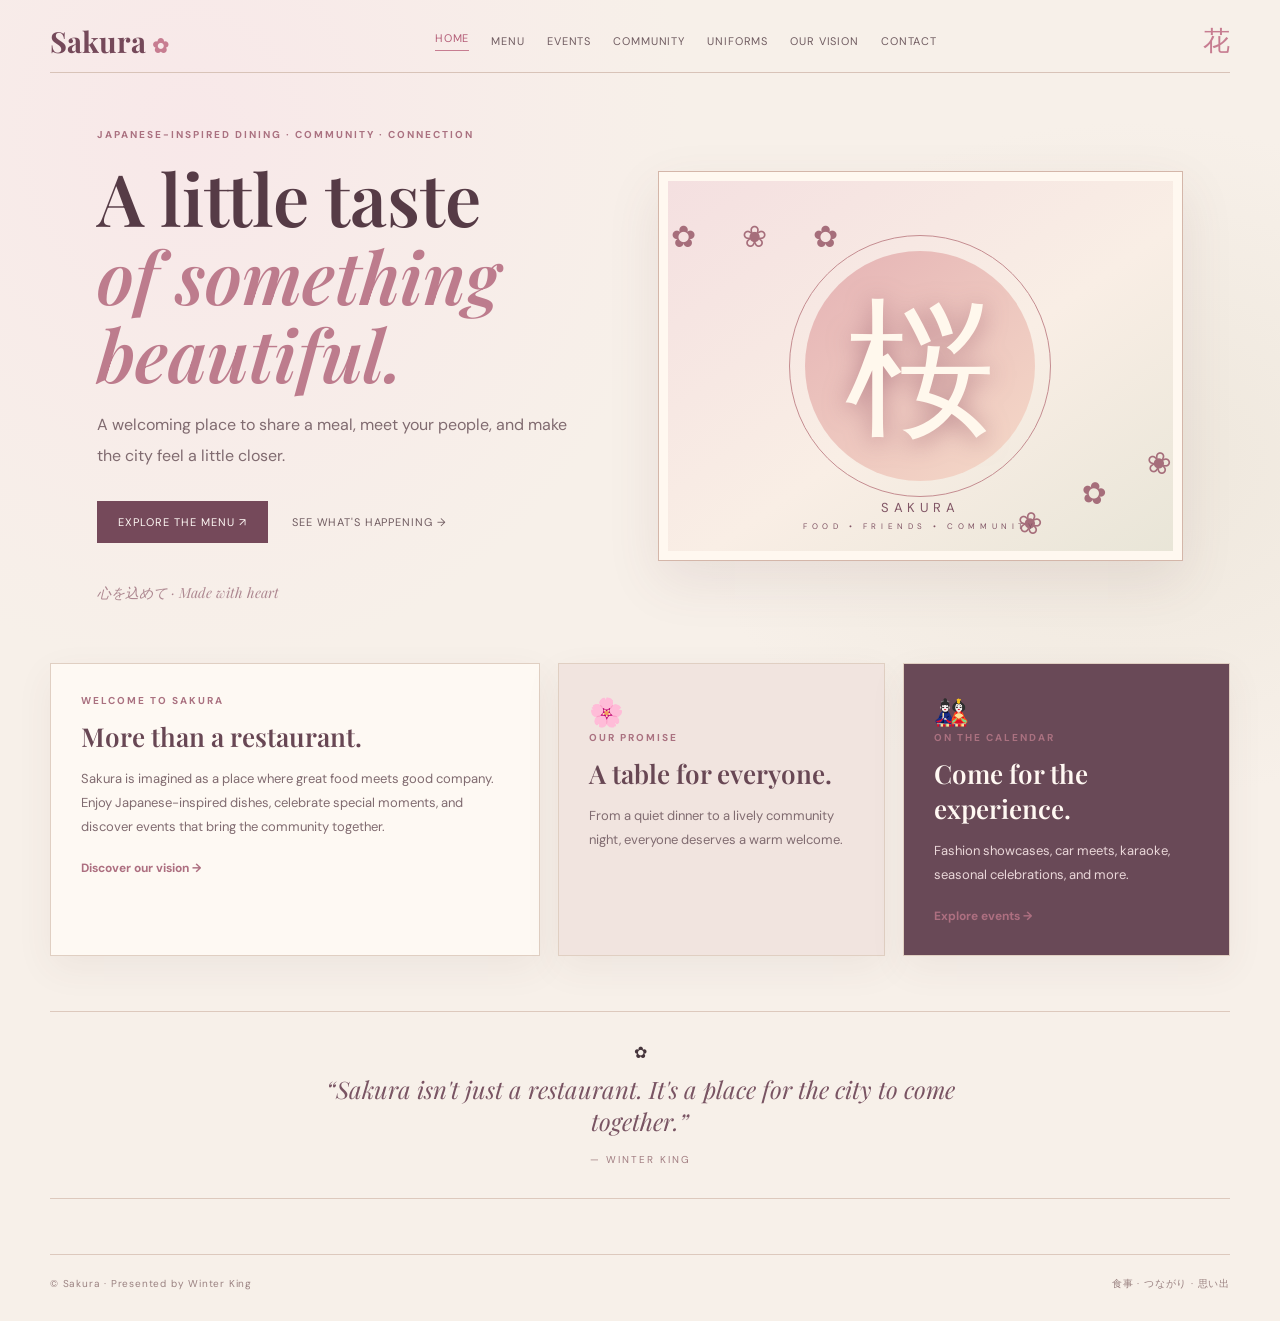
<file: index.html>
<!doctype html>
<html lang="en">

<head>
    <meta charset="utf-8">
    <meta name="viewport" content="width=device-width,initial-scale=1">
    <title>Sakura | A Place to Gather</title>
    <link rel="stylesheet" href="assets/styles.css">
</head>

<body>
    <div class="petal-rain" aria-hidden="true"></div>
    <div class="site-shell">
        <header class="site-header">
            <nav class="nav"><a class="brand" href="index.html">Sakura<span>✿</span></a>
                <div class="nav-links">
                    <a class="active" href="index.html">Home</a><a href="menu.html">Menu</a><a
                        href="events.html">Events</a><a href="community.html">Community</a><a
                        href="uniforms.html">Uniforms</a><a href="proposal.html">Our Vision</a><a
                        href="contact.html">Contact</a>
                </div><span class="nav-mark">花</span>
            </nav>
        </header>
        <main>
            <section class="hero">
                <div class="hero-copy">
                    <div class="eyebrow">Japanese-inspired dining · Community · Connection</div>
                    <h1>A little taste<br><em>of something beautiful.</em></h1>
                    <p class="lead">A welcoming place to share a meal, meet your people, and make the city feel a little
                        closer.</p>
                    <div class="actions"><a class="button" href="menu.html">Explore the menu <span>↗</span></a><a
                            class="text-link" href="events.html">See what's happening →</a></div>
                    <div class="hero-note">心を込めて · Made with heart</div>
                </div>
                <div class="hero-art">
                    <div class="sun-disc"></div>
                    <div class="branch branch-one">✿　❀　✿</div>
                    <div class="branch branch-two">❀　✿　❀</div>
                    <div class="art-kanji">桜</div>
                    <div class="art-caption">SAKURA<br><small>FOOD • FRIENDS • COMMUNITY</small></div>
                </div>
            </section>
            <section class="intro-grid">
                <article class="paper">
                    <div class="eyebrow">Welcome to Sakura</div>
                    <h2>More than a restaurant.</h2>
                    <p>Sakura is imagined as a place where great food meets good company. Enjoy Japanese-inspired
                        dishes, celebrate special moments, and discover events that bring the community together.</p><a
                        class="inline-link" href="proposal.html">Discover our vision →</a>
                </article>
                <article class="feature-card">
                    <div class="feature-icon">🌸</div>
                    <div class="eyebrow">Our promise</div>
                    <h3>A table for everyone.</h3>
                    <p>From a quiet dinner to a lively community night, everyone deserves a warm welcome.</p>
                </article>
                <article class="feature-card dark">
                    <div class="feature-icon">🎎</div>
                    <div class="eyebrow">On the calendar</div>
                    <h3>Come for the experience.</h3>
                    <p>Fashion showcases, car meets, karaoke, seasonal celebrations, and more.</p><a
                        class="inline-link light" href="events.html">Explore events →</a>
                </article>
            </section>
            <section class="quote-band"><span>✿</span>
                <p>“Sakura isn't just a restaurant. It's a place for the city to come together.”</p><small>— Winter
                    King</small>
            </section>
        </main>
        <footer><span>© Sakura · Presented by Winter King</span><span>食事 · つながり · 思い出</span></footer>
    </div>
    <script src="assets/script.js"></script>
</body>

</html>
</file>
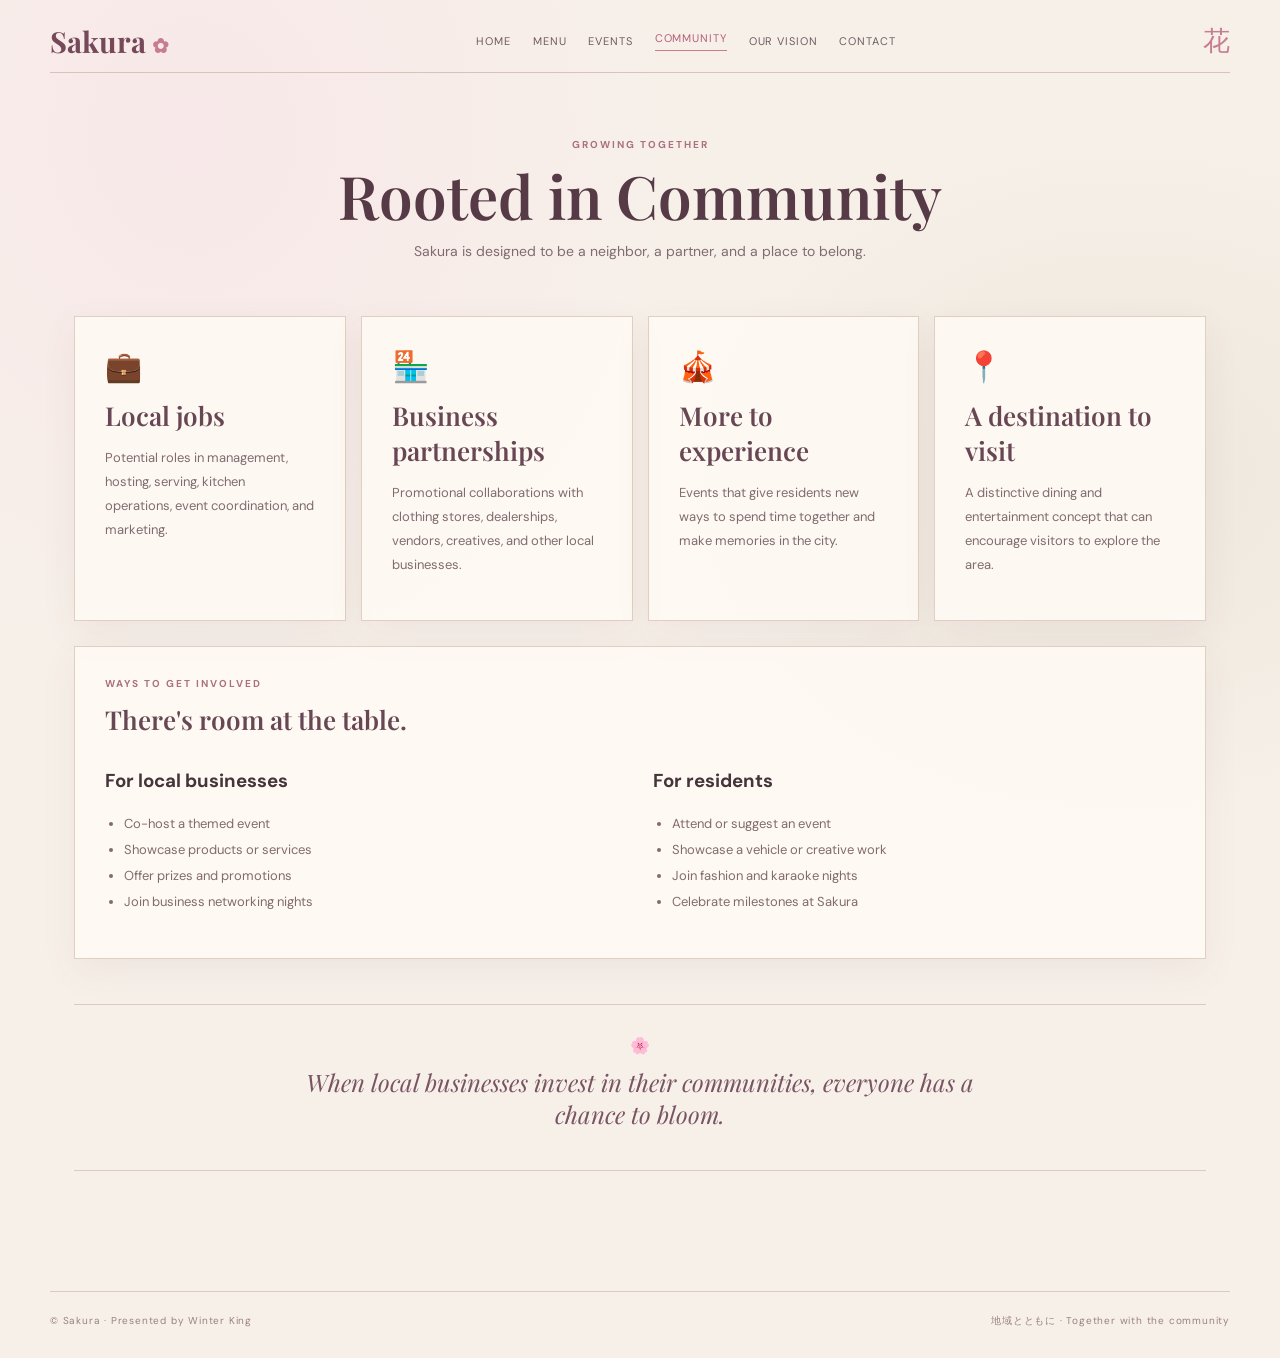
<file: community.html>
<!doctype html>
<html lang="en">

<head>
    <meta charset="utf-8">
    <meta name="viewport" content="width=device-width,initial-scale=1">
    <title>Sakura | Community</title>
    <link rel="stylesheet" href="assets/styles.css">
</head>

<body>
    <div class="petal-rain"></div>
    <div class="site-shell">
        <header class="site-header">
            <nav class="nav"><a class="brand" href="index.html">Sakura<span>✿</span></a>
                <div class="nav-links"><a href="index.html">Home</a><a href="menu.html">Menu</a><a
                        href="events.html">Events</a><a class="active" href="community.html">Community</a><a
                        href="proposal.html">Our Vision</a><a href="contact.html">Contact</a></div><span
                    class="nav-mark">花</span>
            </nav>
        </header>
        <main class="page">
            <section class="page-title">
                <div class="eyebrow">Growing together</div>
                <h1>Rooted in Community</h1>
                <p>Sakura is designed to be a neighbor, a partner, and a place to belong.</p>
            </section>
            <section class="benefit-grid">
                <article class="benefit"><span>💼</span>
                    <h2>Local jobs</h2>
                    <p>Potential roles in management, hosting, serving, kitchen operations, event coordination, and
                        marketing.</p>
                </article>
                <article class="benefit"><span>🏪</span>
                    <h2>Business partnerships</h2>
                    <p>Promotional collaborations with clothing stores, dealerships, vendors, creatives, and other local
                        businesses.</p>
                </article>
                <article class="benefit"><span>🎪</span>
                    <h2>More to experience</h2>
                    <p>Events that give residents new ways to spend time together and make memories in the city.</p>
                </article>
                <article class="benefit"><span>📍</span>
                    <h2>A destination to visit</h2>
                    <p>A distinctive dining and entertainment concept that can encourage visitors to explore the area.
                    </p>
                </article>
            </section>
            <section class="paper">
                <div class="eyebrow">Ways to get involved</div>
                <h2>There's room at the table.</h2>
                <div class="two-col">
                    <div>
                        <h3>For local businesses</h3>
                        <ul class="pretty-list">
                            <li>Co-host a themed event</li>
                            <li>Showcase products or services</li>
                            <li>Offer prizes and promotions</li>
                            <li>Join business networking nights</li>
                        </ul>
                    </div>
                    <div>
                        <h3>For residents</h3>
                        <ul class="pretty-list">
                            <li>Attend or suggest an event</li>
                            <li>Showcase a vehicle or creative work</li>
                            <li>Join fashion and karaoke nights</li>
                            <li>Celebrate milestones at Sakura</li>
                        </ul>
                    </div>
                </div>
            </section>
            <section class="quote-band"><span>🌸</span>
                <p>When local businesses invest in their communities, everyone has a chance to bloom.</p>
            </section>
        </main>
        <footer><span>© Sakura · Presented by Winter King</span><span>地域とともに · Together with the community</span>
        </footer>
    </div>
    <script src="assets/script.js"></script>
</body>

</html>
</file>
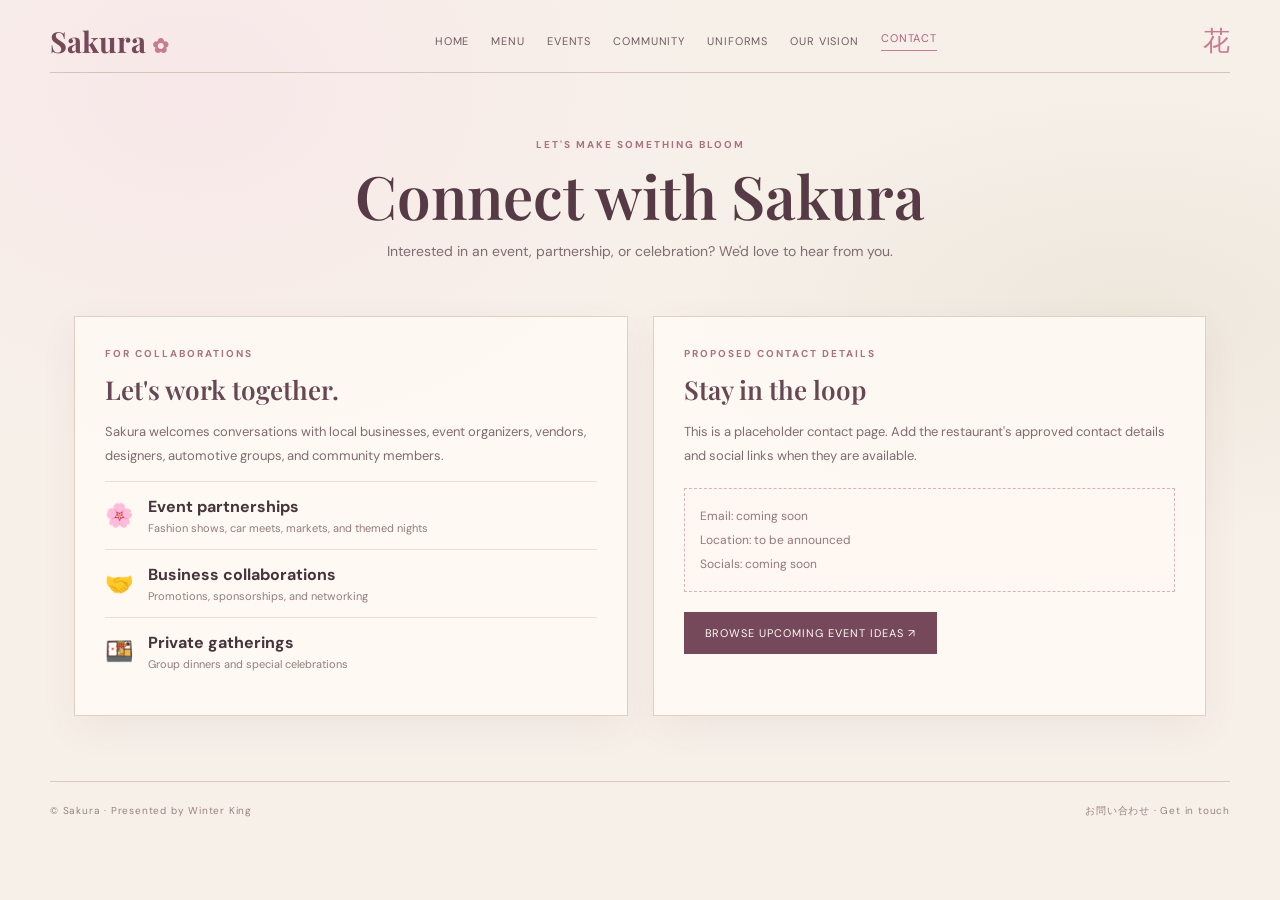
<file: contact.html>
<!doctype html>
<html lang="en">

<head>
    <meta charset="utf-8">
    <meta name="viewport" content="width=device-width,initial-scale=1">
    <title>Sakura | Connect</title>
    <link rel="stylesheet" href="assets/styles.css">
</head>

<body>
    <div class="petal-rain"></div>
    <div class="site-shell">
        <header class="site-header">
            <nav class="nav"><a class="brand" href="index.html">Sakura<span>✿</span></a>
                <div class="nav-links"><a href="index.html">Home</a><a href="menu.html">Menu</a><a
                        href="events.html">Events</a><a href="community.html">Community</a><a
                        href="uniforms.html">Uniforms</a><a href="proposal.html">Our Vision</a><a class="active"
                        href="contact.html">Contact</a></div><span class="nav-mark">花</span>
            </nav>
        </header>
        <main class="page">
            <section class="page-title">
                <div class="eyebrow">Let's make something bloom</div>
                <h1>Connect with Sakura</h1>
                <p>Interested in an event, partnership, or celebration? We'd love to hear from you.</p>
            </section>
            <section class="contact-grid">
                <article class="paper">
                    <div class="eyebrow">For collaborations</div>
                    <h2>Let's work together.</h2>
                    <p>Sakura welcomes conversations with local businesses, event organizers, vendors, designers,
                        automotive groups, and community members.</p>
                    <div class="contact-line"><span>🌸</span>
                        <div><b>Event partnerships</b><small>Fashion shows, car meets, markets, and themed
                                nights</small></div>
                    </div>
                    <div class="contact-line"><span>🤝</span>
                        <div><b>Business collaborations</b><small>Promotions, sponsorships, and networking</small></div>
                    </div>
                    <div class="contact-line"><span>🍱</span>
                        <div><b>Private gatherings</b><small>Group dinners and special celebrations</small></div>
                    </div>
                </article>
                <article class="contact-panel">
                    <div class="eyebrow">Proposed contact details</div>
                    <h2>Stay in the loop</h2>
                    <p>This is a placeholder contact page. Add the restaurant's approved contact details and social
                        links when they are available.</p>
                    <div class="placeholder">Email: coming soon<br>Location: to be announced<br>Socials: coming soon
                    </div><a class="button" href="events.html">Browse upcoming event ideas ↗</a>
                </article>
            </section>
        </main>
        <footer><span>© Sakura · Presented by Winter King</span><span>お問い合わせ · Get in touch</span></footer>
    </div>
    <script src="assets/script.js"></script>
</body>

</html>
</file>
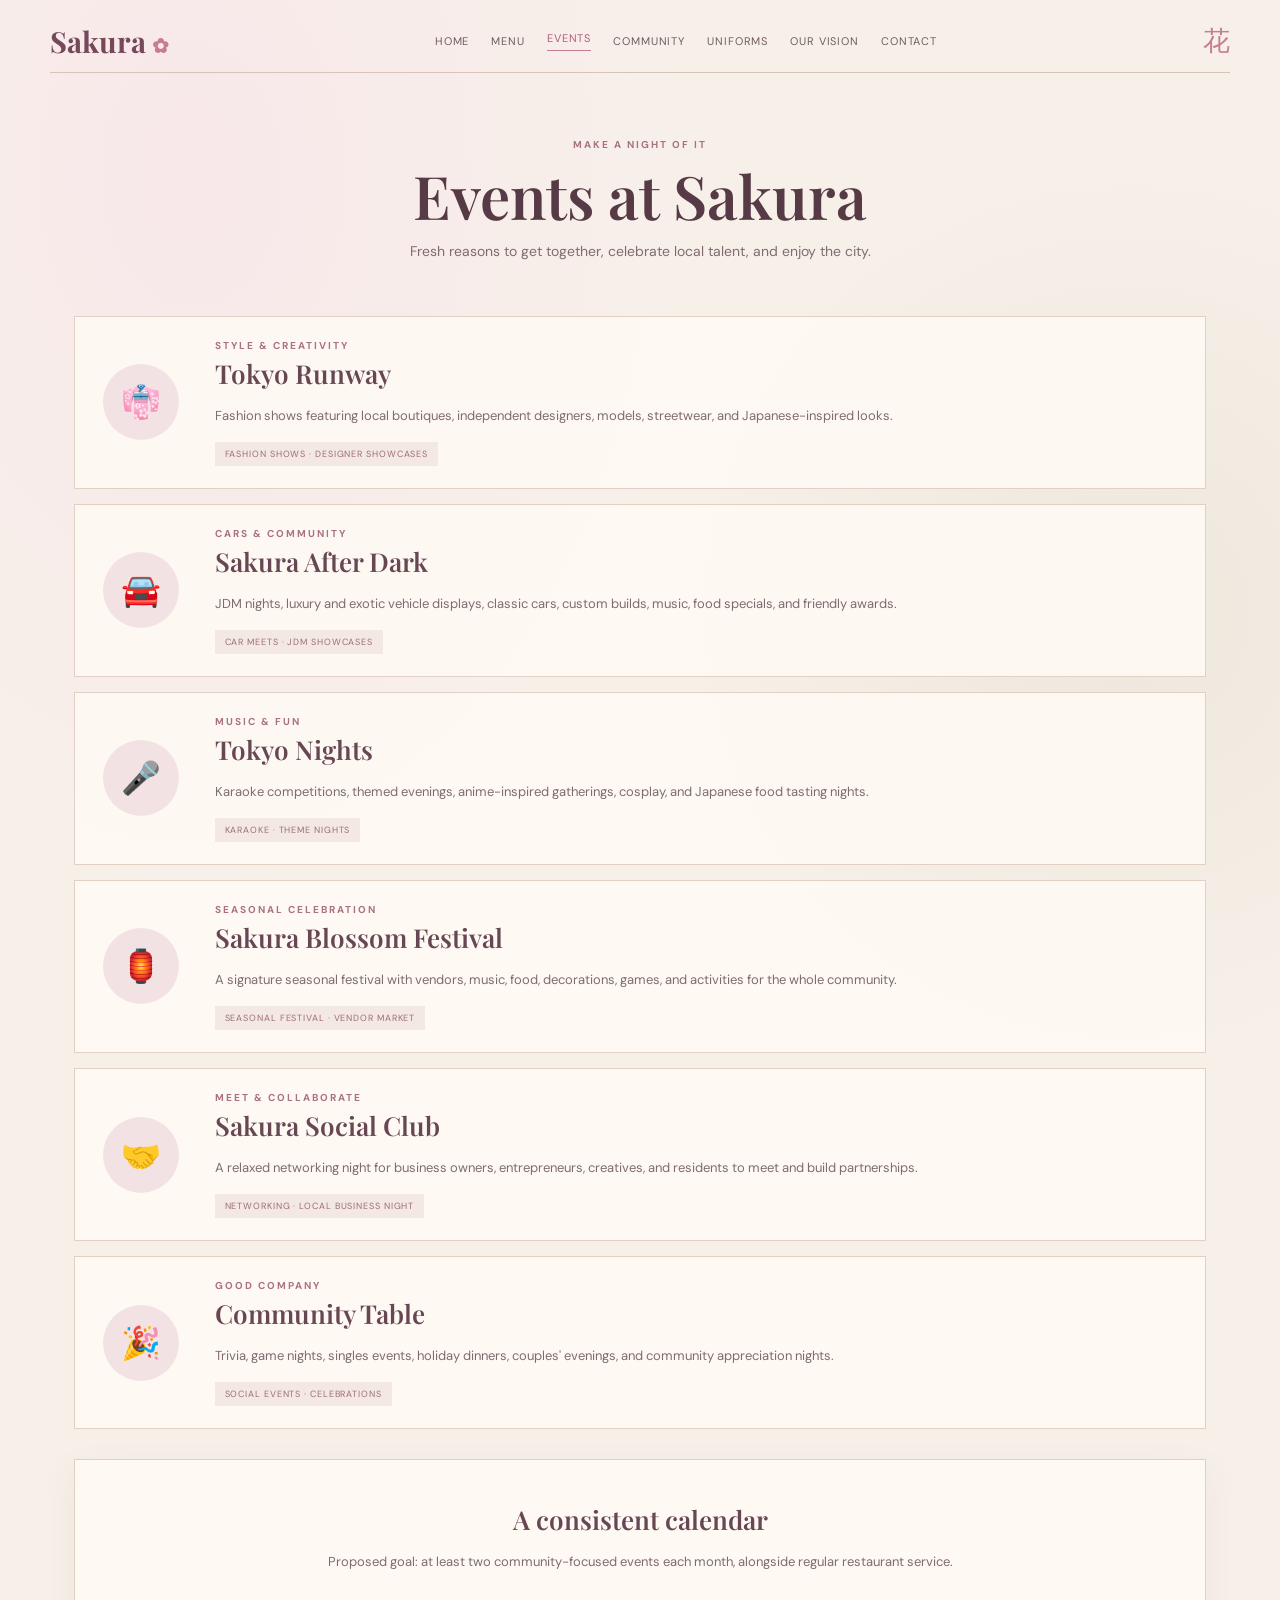
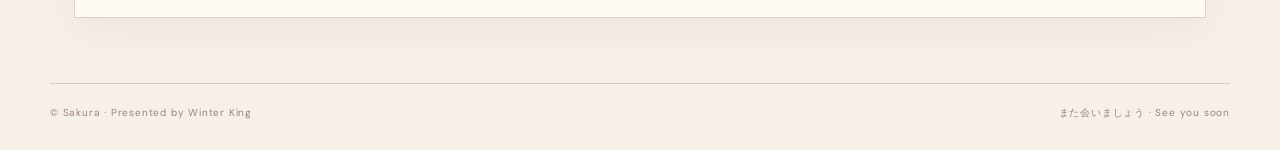
<file: events.html>
<!doctype html>
<html lang="en">

<head>
    <meta charset="utf-8">
    <meta name="viewport" content="width=device-width,initial-scale=1">
    <title>Sakura | Events</title>
    <link rel="stylesheet" href="assets/styles.css">
</head>

<body>
    <div class="petal-rain"></div>
    <div class="site-shell">
        <header class="site-header">
            <nav class="nav"><a class="brand" href="index.html">Sakura<span>✿</span></a>
                <div class="nav-links"><a href="index.html">Home</a><a href="menu.html">Menu</a><a class="active"
                        href="events.html">Events</a><a href="community.html">Community</a><a
                        href="uniforms.html">Uniforms</a><a href="proposal.html">Our Vision</a><a
                        href="contact.html">Contact</a></div><span class="nav-mark">花</span>
            </nav>
        </header>
        <main class="page">
            <section class="page-title">
                <div class="eyebrow">Make a night of it</div>
                <h1>Events at Sakura</h1>
                <p>Fresh reasons to get together, celebrate local talent, and enjoy the city.</p>
            </section>
            <section class="event-list">
                <article class="event-row">
                    <div class="event-symbol">👘</div>
                    <div>
                        <div class="eyebrow">Style & creativity</div>
                        <h2>Tokyo Runway</h2>
                        <p>Fashion shows featuring local boutiques, independent designers, models, streetwear, and
                            Japanese-inspired looks.</p><span class="tag">Fashion shows · Designer showcases</span>
                    </div>
                </article>
                <article class="event-row">
                    <div class="event-symbol">🚘</div>
                    <div>
                        <div class="eyebrow">Cars & community</div>
                        <h2>Sakura After Dark</h2>
                        <p>JDM nights, luxury and exotic vehicle displays, classic cars, custom builds, music, food
                            specials, and friendly awards.</p><span class="tag">Car meets · JDM showcases</span>
                    </div>
                </article>
                <article class="event-row">
                    <div class="event-symbol">🎤</div>
                    <div>
                        <div class="eyebrow">Music & fun</div>
                        <h2>Tokyo Nights</h2>
                        <p>Karaoke competitions, themed evenings, anime-inspired gatherings, cosplay, and Japanese food
                            tasting nights.</p><span class="tag">Karaoke · Theme nights</span>
                    </div>
                </article>
                <article class="event-row">
                    <div class="event-symbol">🏮</div>
                    <div>
                        <div class="eyebrow">Seasonal celebration</div>
                        <h2>Sakura Blossom Festival</h2>
                        <p>A signature seasonal festival with vendors, music, food, decorations, games, and activities
                            for the whole community.</p><span class="tag">Seasonal festival · Vendor market</span>
                    </div>
                </article>
                <article class="event-row">
                    <div class="event-symbol">🤝</div>
                    <div>
                        <div class="eyebrow">Meet & collaborate</div>
                        <h2>Sakura Social Club</h2>
                        <p>A relaxed networking night for business owners, entrepreneurs, creatives, and residents to
                            meet and build partnerships.</p><span class="tag">Networking · Local business night</span>
                    </div>
                </article>
                <article class="event-row">
                    <div class="event-symbol">🎉</div>
                    <div>
                        <div class="eyebrow">Good company</div>
                        <h2>Community Table</h2>
                        <p>Trivia, game nights, singles events, holiday dinners, couples' evenings, and community
                            appreciation nights.</p><span class="tag">Social events · Celebrations</span>
                    </div>
                </article>
            </section>
            <div class="paper centered">
                <h2>A consistent calendar</h2>
                <p>Proposed goal: at least two community-focused events each month, alongside regular restaurant
                    service.</p>
            </div>
        </main>
        <footer><span>© Sakura · Presented by Winter King</span><span>また会いましょう · See you soon</span></footer>
    </div>
    <script src="assets/script.js"></script>
</body>

</html>
</file>
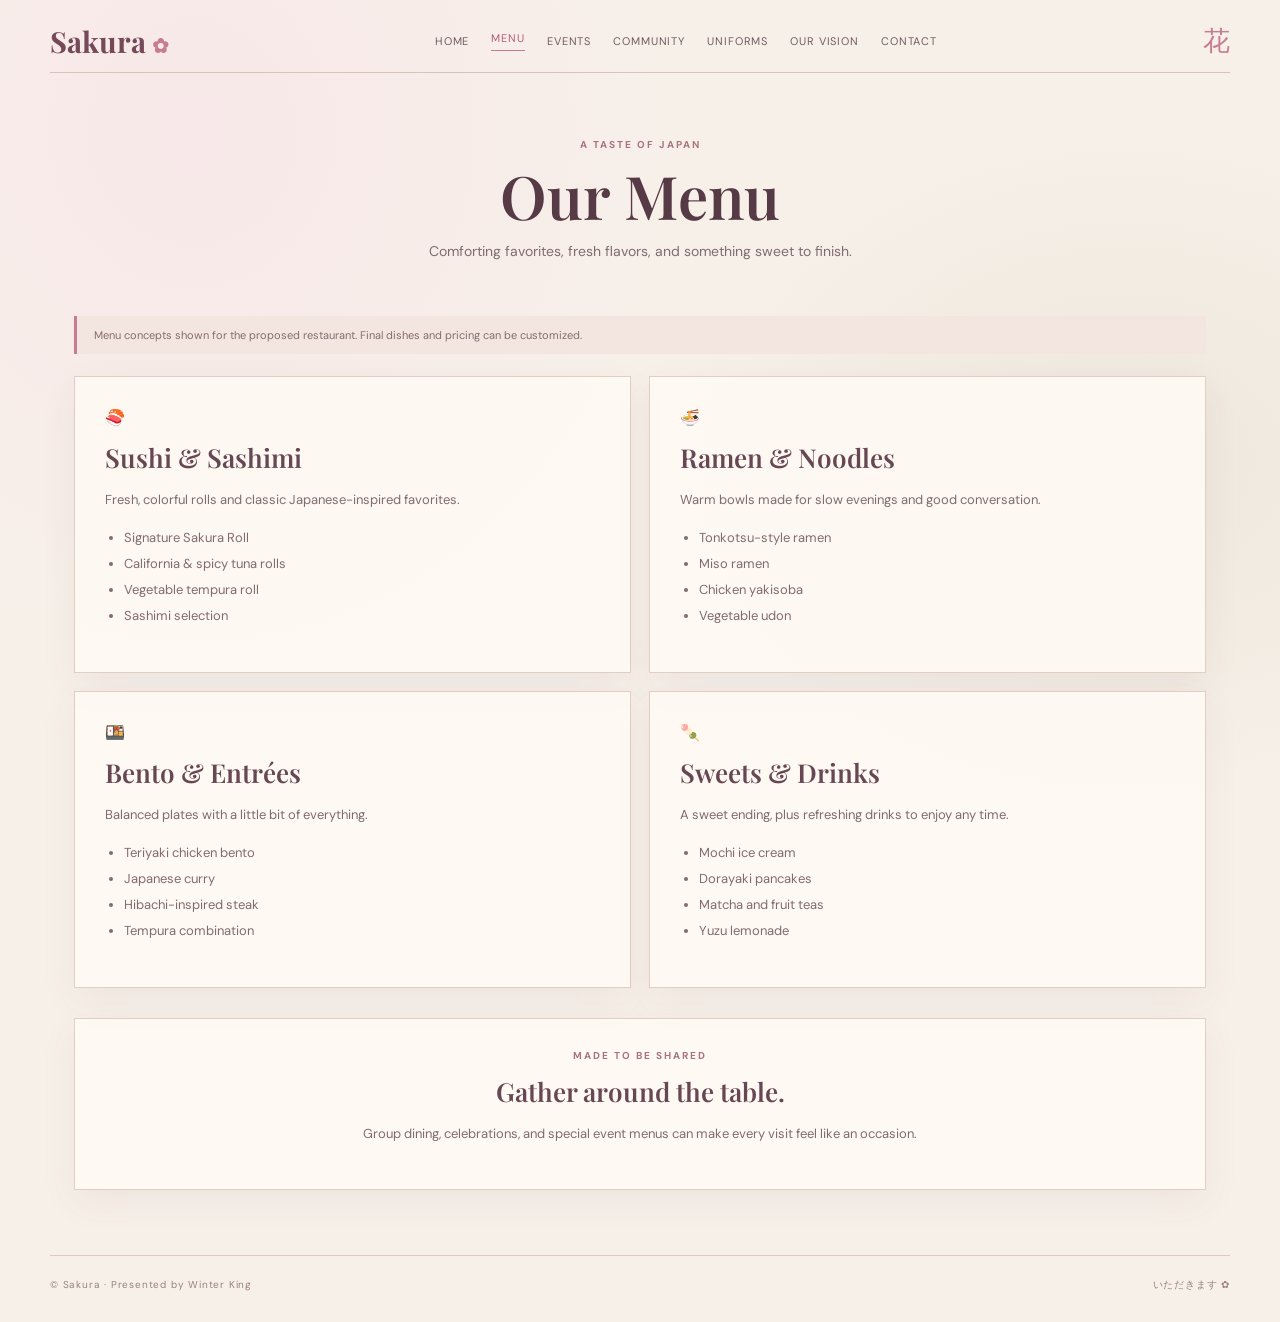
<file: menu.html>
<!doctype html>
<html lang="en">

<head>
    <meta charset="utf-8">
    <meta name="viewport" content="width=device-width,initial-scale=1">
    <title>Sakura | Menu</title>
    <link rel="stylesheet" href="assets/styles.css">
</head>

<body>
    <div class="petal-rain"></div>
    <div class="site-shell">
        <header class="site-header">
            <nav class="nav"><a class="brand" href="index.html">Sakura<span>✿</span></a>
                <div class="nav-links"><a href="index.html">Home</a><a class="active" href="menu.html">Menu</a><a
                        href="events.html">Events</a><a href="community.html">Community</a><a
                        href="uniforms.html">Uniforms</a><a href="proposal.html">Our Vision</a><a
                        href="contact.html">Contact</a></div><span class="nav-mark">花</span>
            </nav>
        </header>
        <main class="page">
            <section class="page-title">
                <div class="eyebrow">A taste of Japan</div>
                <h1>Our Menu</h1>
                <p>Comforting favorites, fresh flavors, and something sweet to finish.</p>
            </section>
            <div class="notice">Menu concepts shown for the proposed restaurant. Final dishes and pricing can be
                customized.</div>
            <section class="menu-grid">
                <article class="menu-card">
                    <div class="menu-emoji">🍣</div>
                    <h2>Sushi & Sashimi</h2>
                    <p>Fresh, colorful rolls and classic Japanese-inspired favorites.</p>
                    <ul>
                        <li>Signature Sakura Roll</li>
                        <li>California & spicy tuna rolls</li>
                        <li>Vegetable tempura roll</li>
                        <li>Sashimi selection</li>
                    </ul>
                </article>
                <article class="menu-card">
                    <div class="menu-emoji">🍜</div>
                    <h2>Ramen & Noodles</h2>
                    <p>Warm bowls made for slow evenings and good conversation.</p>
                    <ul>
                        <li>Tonkotsu-style ramen</li>
                        <li>Miso ramen</li>
                        <li>Chicken yakisoba</li>
                        <li>Vegetable udon</li>
                    </ul>
                </article>
                <article class="menu-card">
                    <div class="menu-emoji">🍱</div>
                    <h2>Bento & Entrées</h2>
                    <p>Balanced plates with a little bit of everything.</p>
                    <ul>
                        <li>Teriyaki chicken bento</li>
                        <li>Japanese curry</li>
                        <li>Hibachi-inspired steak</li>
                        <li>Tempura combination</li>
                    </ul>
                </article>
                <article class="menu-card">
                    <div class="menu-emoji">🍡</div>
                    <h2>Sweets & Drinks</h2>
                    <p>A sweet ending, plus refreshing drinks to enjoy any time.</p>
                    <ul>
                        <li>Mochi ice cream</li>
                        <li>Dorayaki pancakes</li>
                        <li>Matcha and fruit teas</li>
                        <li>Yuzu lemonade</li>
                    </ul>
                </article>
            </section>
            <section class="paper centered">
                <div class="eyebrow">Made to be shared</div>
                <h2>Gather around the table.</h2>
                <p>Group dining, celebrations, and special event menus can make every visit feel like an occasion.</p>
            </section>
        </main>
        <footer><span>© Sakura · Presented by Winter King</span><span>いただきます ✿</span></footer>
    </div>
    <script src="assets/script.js"></script>
</body>

</html>
</file>
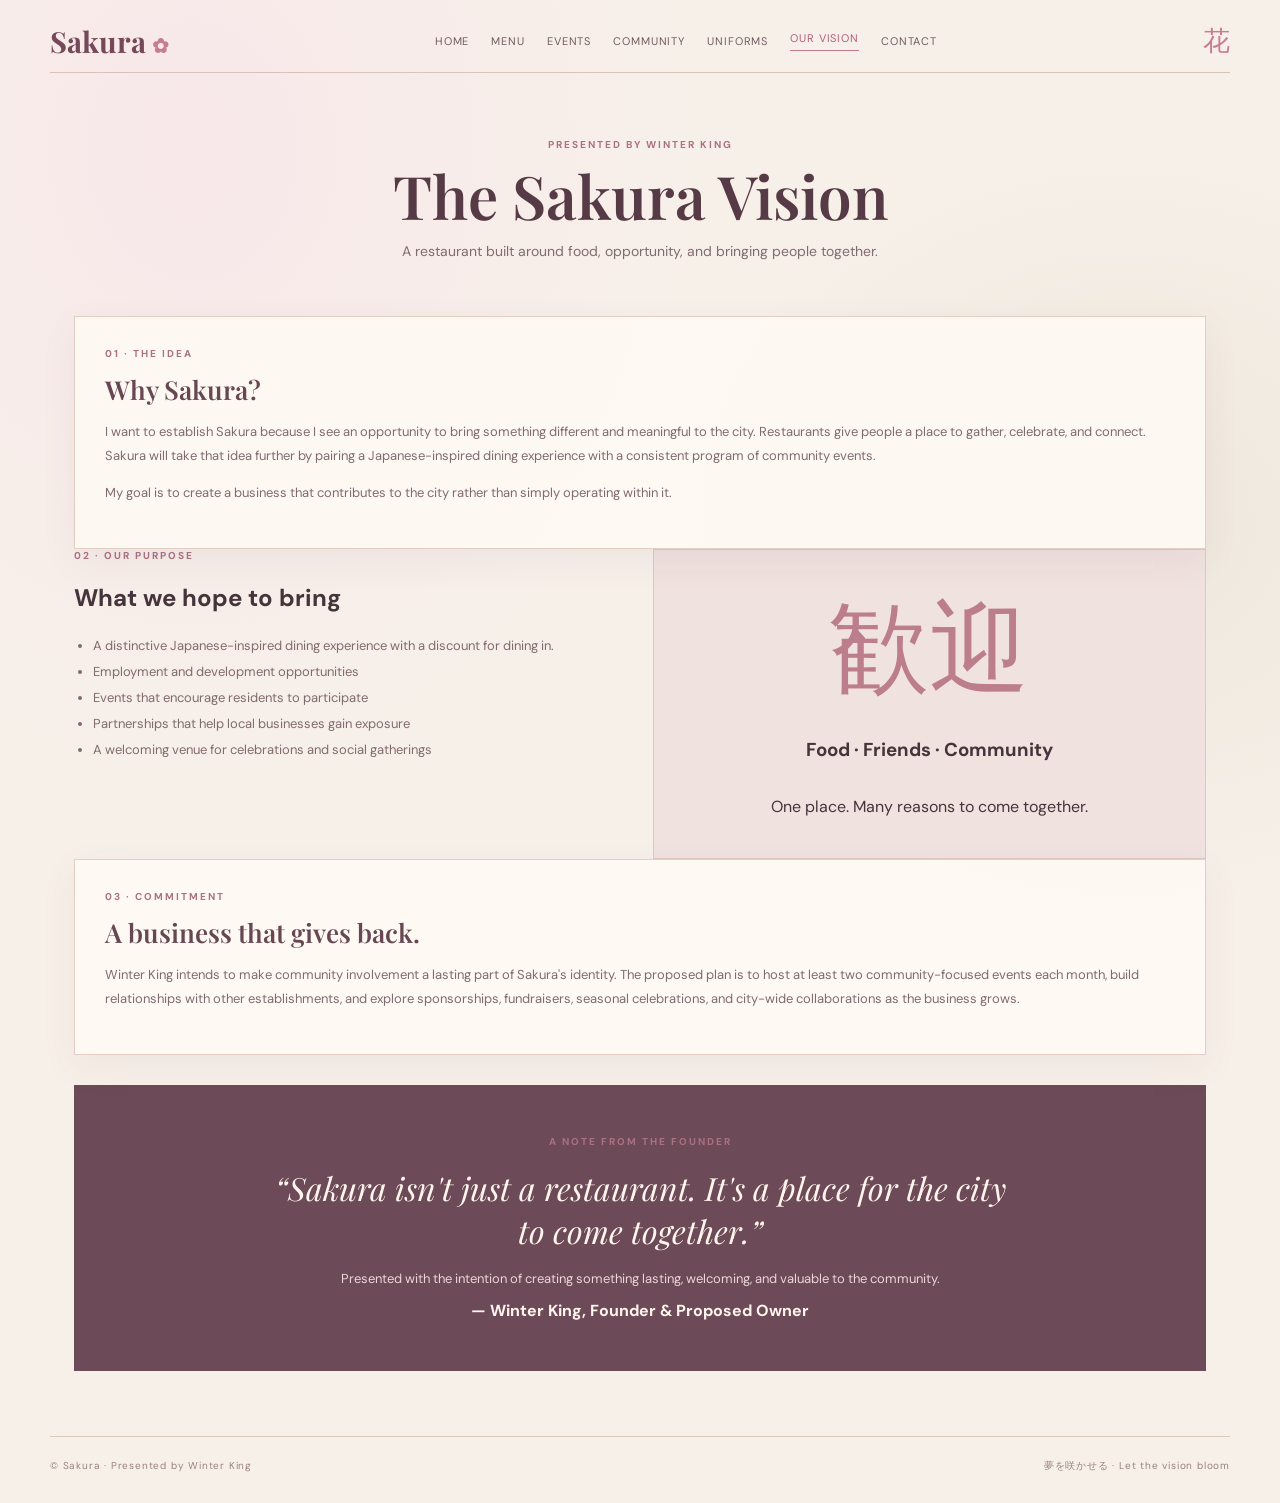
<file: proposal.html>
<!doctype html>
<html lang="en">

<head>
    <meta charset="utf-8">
    <meta name="viewport" content="width=device-width,initial-scale=1">
    <title>Sakura | Our Vision</title>
    <link rel="stylesheet" href="assets/styles.css">
</head>

<body>
    <div class="petal-rain"></div>
    <div class="site-shell">
        <header class="site-header">
            <nav class="nav"><a class="brand" href="index.html">Sakura<span>✿</span></a>
                <div class="nav-links"><a href="index.html">Home</a><a href="menu.html">Menu</a><a
                        href="events.html">Events</a><a href="community.html">Community</a><a
                        href="uniforms.html">Uniforms</a><a class="active" href="proposal.html">Our Vision</a><a
                        href="contact.html">Contact</a></div><span class="nav-mark">花</span>
            </nav>
        </header>
        <main class="page">
            <section class="page-title">
                <div class="eyebrow">Presented by Winter King</div>
                <h1>The Sakura Vision</h1>
                <p>A restaurant built around food, opportunity, and bringing people together.</p>
            </section>
            <section class="paper">
                <div class="eyebrow">01 · The idea</div>
                <h2>Why Sakura?</h2>
                <p>I want to establish Sakura because I see an opportunity to bring something different and meaningful
                    to the city. Restaurants give people a place to gather, celebrate, and connect. Sakura will take
                    that idea further by pairing a Japanese-inspired dining experience with a consistent program of
                    community events.</p>
                <p>My goal is to create a business that contributes to the city rather than simply operating within it.
                </p>
            </section>
            <section class="vision-grid">
                <article>
                    <div class="eyebrow">02 · Our purpose</div>
                    <h2>What we hope to bring</h2>
                    <ul class="pretty-list">
                        <li>A distinctive Japanese-inspired dining experience with a discount for dining in.</li>
                        <li>Employment and development opportunities</li>
                        <li>Events that encourage residents to participate</li>
                        <li>Partnerships that help local businesses gain exposure</li>
                        <li>A welcoming venue for celebrations and social gatherings</li>
                    </ul>
                </article>
                <article class="vision-stamp">
                    <div class="stamp">歓迎</div>
                    <h3>Food · Friends · Community</h3>
                    <p>One place. Many reasons to come together.</p>
                </article>
            </section>
            <section class="paper">
                <div class="eyebrow">03 · Commitment</div>
                <h2>A business that gives back.</h2>
                <p>Winter King intends to make community involvement a lasting part of Sakura's identity. The proposed
                    plan is to host at least two community-focused events each month, build relationships with other
                    establishments, and explore sponsorships, fundraisers, seasonal celebrations, and city-wide
                    collaborations as the business grows.</p>
            </section>
            <section class="closing">
                <div class="eyebrow">A note from the founder</div>
                <h2>“Sakura isn't just a restaurant. It's a place for the city to come together.”</h2>
                <p>Presented with the intention of creating something lasting, welcoming, and valuable to the community.
                </p><strong>— Winter King, Founder & Proposed Owner</strong>
            </section>
        </main>
        <footer><span>© Sakura · Presented by Winter King</span><span>夢を咲かせる · Let the vision bloom</span></footer>
    </div>
    <script src="assets/script.js"></script>
</body>

</html>
</file>
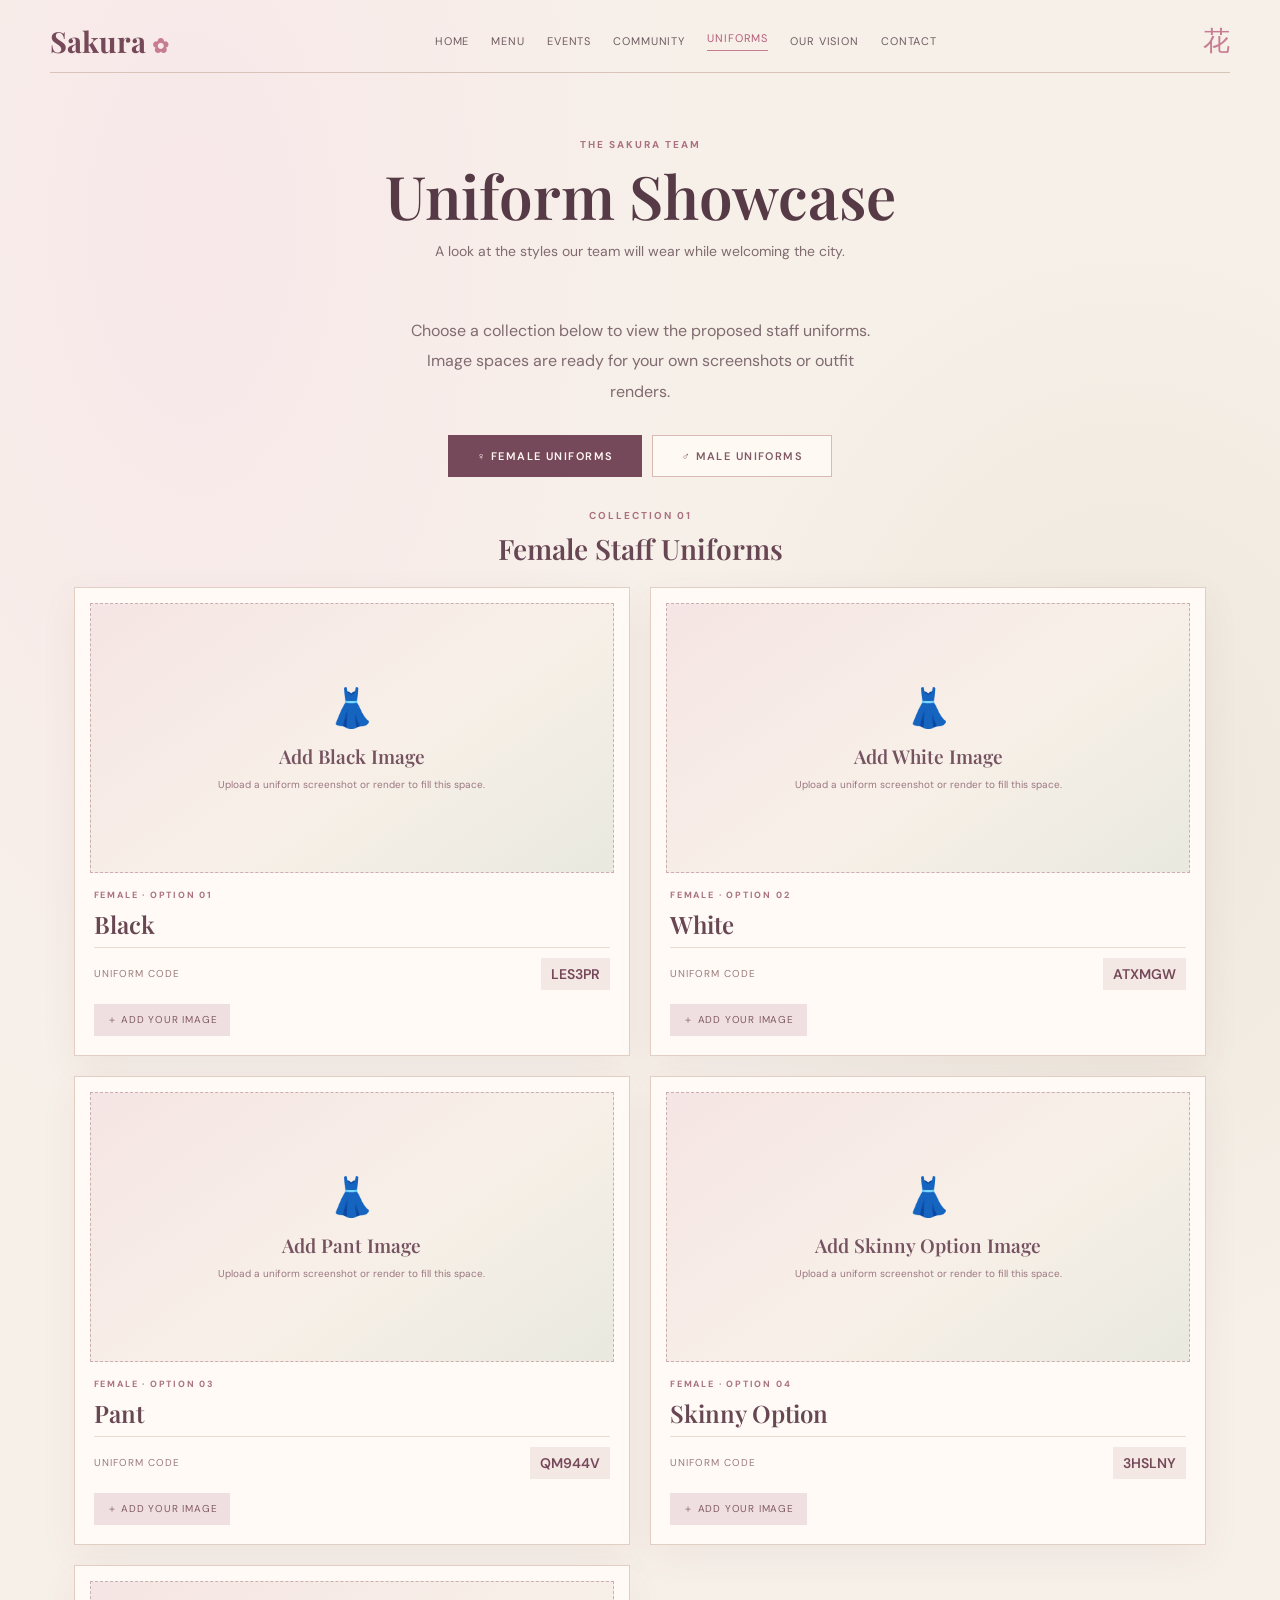
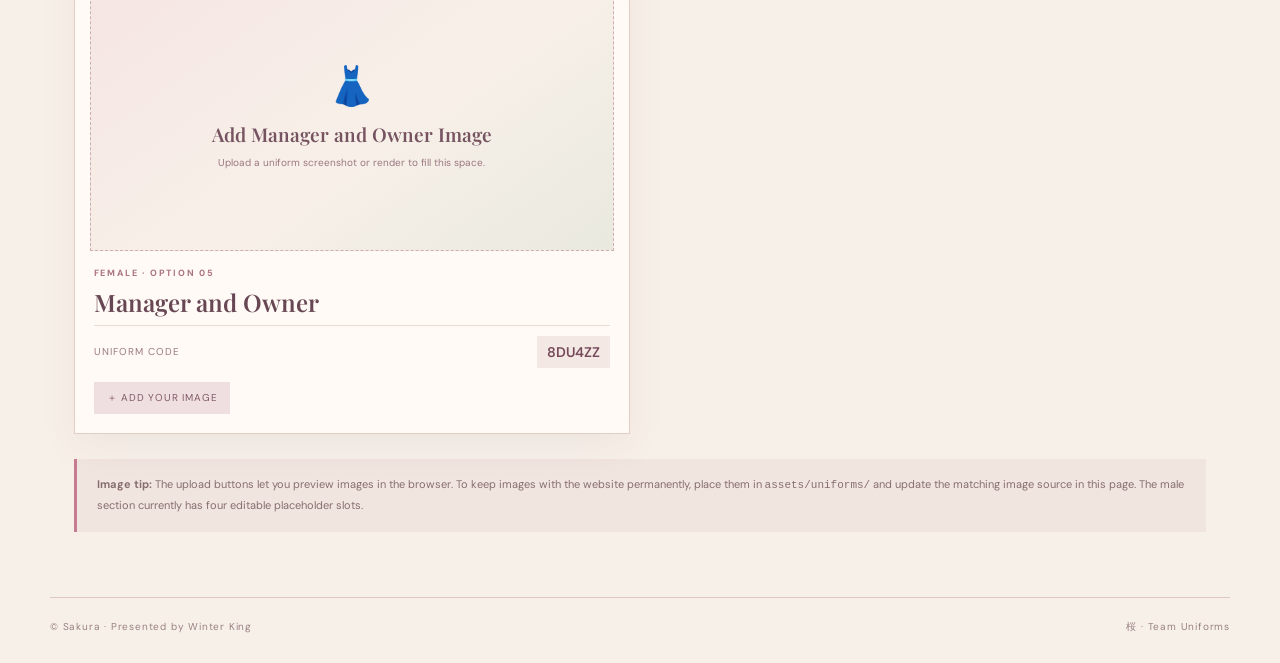
<file: uniforms.html>
<!doctype html>
<html lang="en">

<head>
    <meta charset="utf-8">
    <meta name="viewport" content="width=device-width,initial-scale=1">
    <title>Sakura | Uniform Showcase</title>
    <link rel="stylesheet" href="assets/styles.css">
    <style>
        .uniform-intro {
            max-width: 720px;
            margin: 0 auto 28px;
            text-align: center
        }

        .gender-switch {
            display: flex;
            justify-content: center;
            gap: 10px;
            margin: 0 auto 32px;
            flex-wrap: wrap
        }

        .gender-switch button {
            border: 1px solid #d7b9b5;
            background: #fff9f4;
            color: #805b66;
            padding: 13px 28px;
            font: 600 11px 'DM Sans', sans-serif;
            letter-spacing: .13em;
            text-transform: uppercase;
            cursor: pointer;
            transition: .2s
        }

        .gender-switch button:hover,
        .gender-switch button[aria-pressed="true"] {
            background: #75495a;
            color: #fff8f2;
            border-color: #75495a
        }

        .uniform-panel[hidden] {
            display: none
        }

        .uniform-grid {
            display: grid;
            grid-template-columns: repeat(2, minmax(0, 1fr));
            gap: 20px
        }

        .uniform-card {
            background: #fffaf5;
            border: 1px solid #e0cfc2;
            padding: 15px;
            box-shadow: 0 12px 35px #5a3b4010
        }

        .image-slot {
            position: relative;
            min-height: 270px;
            display: grid;
            place-items: center;
            overflow: hidden;
            background: linear-gradient(145deg, #f5e5e4, #f8f0e8 55%, #e9e9df);
            border: 1px dashed #cdaeb0;
            text-align: center
        }

        .image-slot img {
            display: none;
            width: 100%;
            height: 100%;
            max-height: 380px;
            object-fit: contain;
            position: absolute;
            inset: 0;
            background: #f7efeb
        }

        .image-slot.has-image img {
            display: block
        }

        .slot-placeholder {
            padding: 22px;
            color: #9b7780
        }

        .slot-placeholder .hanger {
            font-size: 38px;
            display: block;
            margin-bottom: 10px
        }

        .slot-placeholder strong {
            display: block;
            font: 600 19px 'Playfair Display', serif;
            color: #765361
        }

        .slot-placeholder small {
            display: block;
            font-size: 10px;
            line-height: 1.7;
            margin-top: 7px
        }

        .image-slot.has-image .slot-placeholder {
            display: none
        }

        .upload-label {
            display: inline-block;
            margin-top: 14px;
            background: #f0dfe0;
            color: #805b66;
            padding: 9px 13px;
            font-size: 10px;
            letter-spacing: .08em;
            text-transform: uppercase;
            cursor: pointer
        }

        .upload-label input {
            display: none
        }

        .uniform-meta {
            padding: 16px 4px 4px
        }

        .uniform-meta .eyebrow {
            font-size: 9px
        }

        .uniform-meta h2 {
            font: 600 24px 'Playfair Display', serif;
            color: #684754;
            margin: 7px 0
        }

        .code-line {
            display: flex;
            align-items: center;
            justify-content: space-between;
            gap: 10px;
            padding-top: 10px;
            border-top: 1px solid #eadbd2
        }

        .code-line span {
            font-size: 10px;
            letter-spacing: .1em;
            text-transform: uppercase;
            color: #9a7b7d
        }

        .code-line code {
            font: 600 14px 'DM Sans', sans-serif;
            color: #75495a;
            background: #f4e8e4;
            padding: 7px 10px
        }

        .empty-code {
            font-size: 11px;
            color: #a58e8c;
            font-style: italic
        }

        .uniform-note {
            margin: 25px 0 0;
            padding: 16px 20px;
            background: #f1e5df;
            border-left: 3px solid #c77d91;
            color: #866e70;
            font-size: 11px;
            line-height: 1.8
        }

        .panel-heading {
            text-align: center;
            margin: 0 0 20px
        }

        .panel-heading h2 {
            font: 600 28px 'Playfair Display', serif;
            color: #684754;
            margin: 8px 0
        }

        @media(max-width:650px) {
            .uniform-grid {
                grid-template-columns: 1fr
            }

            .image-slot {
                min-height: 240px
            }
        }
    </style>
</head>

<body>
    <div class="petal-rain" aria-hidden="true"></div>
    <div class="site-shell">
        <header class="site-header">
            <nav class="nav"><a class="brand" href="index.html">Sakura<span>✿</span></a>
                <div class="nav-links"><a href="index.html">Home</a><a href="menu.html">Menu</a><a
                        href="events.html">Events</a><a href="community.html">Community</a><a class="active"
                        href="uniforms.html">Uniforms</a><a href="proposal.html">Our Vision</a><a
                        href="contact.html">Contact</a></div><span class="nav-mark">花</span>
            </nav>
        </header>
        <main class="page">
            <section class="page-title">
                <div class="eyebrow">The Sakura team</div>
                <h1>Uniform Showcase</h1>
                <p>A look at the styles our team will wear while welcoming the city.</p>
            </section>
            <div class="uniform-intro">
                <p class="lead" style="margin:0 auto">Choose a collection below to view the proposed staff uniforms.
                    Image spaces are ready for your own screenshots or outfit renders.</p>
            </div>
            <div class="gender-switch" role="group" aria-label="Choose uniform collection"><button type="button"
                    id="female-tab" aria-controls="female-panel" aria-pressed="true">♀ Female Uniforms</button><button
                    type="button" id="male-tab" aria-controls="male-panel" aria-pressed="false">♂ Male Uniforms</button>
            </div>
            <section class="uniform-panel" id="female-panel">
                <div class="panel-heading">
                    <div class="eyebrow">Collection 01</div>
                    <h2>Female Staff Uniforms</h2>
                </div>
                <div class="uniform-grid">
                    <article class="uniform-card">
                        <div class="image-slot"><img alt="Female Black uniform preview">
                            <div class="slot-placeholder"><span class="hanger">👗</span><strong>Add Black
                                    Image</strong><small>Upload a uniform screenshot or render to fill this
                                    space.</small></div>
                        </div>
                        <div class="uniform-meta">
                            <div class="eyebrow">Female · Option 01</div>
                            <h2>Black</h2>
                            <div class="code-line"><span>Uniform code</span><code>LES3PR</code></div><label
                                class="upload-label">＋ Add your image<input type="file" accept="image/*"></label>
                        </div>
                    </article>
                    <article class="uniform-card">
                        <div class="image-slot"><img alt="Female White uniform preview">
                            <div class="slot-placeholder"><span class="hanger">👗</span><strong>Add White
                                    Image</strong><small>Upload a uniform screenshot or render to fill this
                                    space.</small></div>
                        </div>
                        <div class="uniform-meta">
                            <div class="eyebrow">Female · Option 02</div>
                            <h2>White</h2>
                            <div class="code-line"><span>Uniform code</span><code>ATXMGW</code></div><label
                                class="upload-label">＋ Add your image<input type="file" accept="image/*"></label>
                        </div>
                    </article>
                    <article class="uniform-card">
                        <div class="image-slot"><img alt="Female Pant uniform preview">
                            <div class="slot-placeholder"><span class="hanger">👗</span><strong>Add Pant
                                    Image</strong><small>Upload a uniform screenshot or render to fill this
                                    space.</small></div>
                        </div>
                        <div class="uniform-meta">
                            <div class="eyebrow">Female · Option 03</div>
                            <h2>Pant</h2>
                            <div class="code-line"><span>Uniform code</span><code>QM944V</code></div><label
                                class="upload-label">＋ Add your image<input type="file" accept="image/*"></label>
                        </div>
                    </article>
                    <article class="uniform-card">
                        <div class="image-slot"><img alt="Female Skinny Option uniform preview">
                            <div class="slot-placeholder"><span class="hanger">👗</span><strong>Add Skinny Option
                                    Image</strong><small>Upload a uniform screenshot or render to fill this
                                    space.</small></div>
                        </div>
                        <div class="uniform-meta">
                            <div class="eyebrow">Female · Option 04</div>
                            <h2>Skinny Option</h2>
                            <div class="code-line"><span>Uniform code</span><code>3HSLNY</code></div><label
                                class="upload-label">＋ Add your image<input type="file" accept="image/*"></label>
                        </div>
                    </article>
                    <article class="uniform-card">
                        <div class="image-slot"><img alt="Female Manager and Owner uniform preview">
                            <div class="slot-placeholder"><span class="hanger">👗</span><strong>Add Manager and Owner
                                    Image</strong><small>Upload a uniform screenshot or render to fill this
                                    space.</small></div>
                        </div>
                        <div class="uniform-meta">
                            <div class="eyebrow">Female · Option 05</div>
                            <h2>Manager and Owner</h2>
                            <div class="code-line"><span>Uniform code</span><code>8DU4ZZ</code></div><label
                                class="upload-label">＋ Add your image<input type="file" accept="image/*"></label>
                        </div>
                    </article>
                </div>
            </section>
            <section class="uniform-panel" id="male-panel" hidden>
                <div class="panel-heading">
                    <div class="eyebrow">Collection 02</div>
                    <h2>Male Staff Uniforms</h2>
                    <p style="color:#927a7c;font-size:12px">Your male uniform options can be added here when they're
                        ready.</p>
                </div>
                <div class="uniform-grid">
                    <article class="uniform-card">
                        <div class="image-slot"><img alt="Male Male Uniform Option 1 uniform preview">
                            <div class="slot-placeholder"><span class="hanger">👔</span><strong>Add Male Uniform Option
                                    1 Image</strong><small>Upload a uniform screenshot or render to fill this
                                    space.</small></div>
                        </div>
                        <div class="uniform-meta">
                            <div class="eyebrow">Male · Option 01</div>
                            <h2>Male Uniform Option 1</h2>
                            <div class="code-line"><span>Uniform code</span><span class="empty-code">Add code when
                                    available</span></div><label class="upload-label">＋ Add your image<input type="file"
                                    accept="image/*"></label>
                        </div>
                    </article>
                    <article class="uniform-card">
                        <div class="image-slot"><img alt="Male Male Uniform Option 2 uniform preview">
                            <div class="slot-placeholder"><span class="hanger">👔</span><strong>Add Male Uniform Option
                                    2 Image</strong><small>Upload a uniform screenshot or render to fill this
                                    space.</small></div>
                        </div>
                        <div class="uniform-meta">
                            <div class="eyebrow">Male · Option 02</div>
                            <h2>Male Uniform Option 2</h2>
                            <div class="code-line"><span>Uniform code</span><span class="empty-code">Add code when
                                    available</span></div><label class="upload-label">＋ Add your image<input type="file"
                                    accept="image/*"></label>
                        </div>
                    </article>
                    <article class="uniform-card">
                        <div class="image-slot"><img alt="Male Male Uniform Option 3 uniform preview">
                            <div class="slot-placeholder"><span class="hanger">👔</span><strong>Add Male Uniform Option
                                    3 Image</strong><small>Upload a uniform screenshot or render to fill this
                                    space.</small></div>
                        </div>
                        <div class="uniform-meta">
                            <div class="eyebrow">Male · Option 03</div>
                            <h2>Male Uniform Option 3</h2>
                            <div class="code-line"><span>Uniform code</span><span class="empty-code">Add code when
                                    available</span></div><label class="upload-label">＋ Add your image<input type="file"
                                    accept="image/*"></label>
                        </div>
                    </article>
                    <article class="uniform-card">
                        <div class="image-slot"><img alt="Male Male Uniform Option 4 uniform preview">
                            <div class="slot-placeholder"><span class="hanger">👔</span><strong>Add Male Uniform Option
                                    4 Image</strong><small>Upload a uniform screenshot or render to fill this
                                    space.</small></div>
                        </div>
                        <div class="uniform-meta">
                            <div class="eyebrow">Male · Option 04</div>
                            <h2>Male Uniform Option 4</h2>
                            <div class="code-line"><span>Uniform code</span><span class="empty-code">Add code when
                                    available</span></div><label class="upload-label">＋ Add your image<input type="file"
                                    accept="image/*"></label>
                        </div>
                    </article>
                </div>
            </section>
            <div class="uniform-note"><strong>Image tip:</strong> The upload buttons let you preview images in the
                browser. To keep images with the website permanently, place them in <code>assets/uniforms/</code> and
                update the matching image source in this page. The male section currently has four editable placeholder
                slots.</div>
        </main>
        <footer><span>© Sakura · Presented by Winter King</span><span>桜 · Team Uniforms</span></footer>
    </div>
    <script src="assets/script.js"></script>
    <script>(() => { const fb = document.getElementById('female-tab'), mb = document.getElementById('male-tab'), fp = document.getElementById('female-panel'), mp = document.getElementById('male-panel'); function show(f) { fp.hidden = !f; mp.hidden = f; fb.setAttribute('aria-pressed', String(f)); mb.setAttribute('aria-pressed', String(!f)) } fb.addEventListener('click', () => show(true)); mb.addEventListener('click', () => show(false)); document.querySelectorAll('.uniform-card input[type=file]').forEach(input => input.addEventListener('change', () => { const file = input.files && input.files[0]; if (!file) return; const slot = input.closest('.uniform-card').querySelector('.image-slot'), img = slot.querySelector('img'); if (img.dataset.previewUrl) URL.revokeObjectURL(img.dataset.previewUrl); img.dataset.previewUrl = URL.createObjectURL(file); img.src = img.dataset.previewUrl; slot.classList.add('has-image') })) })();</script>
</body>

</html>
</file>
<file: assets/styles.css>
@import url('https://fonts.googleapis.com/css2?family=DM+Sans:wght@400;500;600;700&family=Playfair+Display:ital,wght@0,500;0,600;0,700;1,500;1,600&display=swap');
:root{--ink:#45343b;--muted:#806b70;--rose:#c77d91;--deep:#75495a;--cream:#fffaf4;--gold:#b58c59}*{box-sizing:border-box}body{margin:0;color:var(--ink);font-family:'DM Sans',sans-serif;background:radial-gradient(ellipse at 15% 10%,#f8e8e9 0,transparent 32%),radial-gradient(ellipse at 88% 35%,#eee7dc 0,transparent 28%),#f7f0e9;min-height:100vh;overflow-x:hidden}.petal-rain{position:fixed;inset:0;pointer-events:none;overflow:hidden;z-index:5}.petal{position:absolute;top:-45px;animation:fall linear infinite;opacity:.72;filter:drop-shadow(0 2px 2px #9d637033)}@keyframes fall{0%{transform:translate3d(0,-5vh,0) rotate(0);opacity:0}10%{opacity:.78}100%{transform:translate3d(var(--drift),110vh,0) rotate(540deg);opacity:0}}.site-shell{width:min(1180px,calc(100% - 44px));margin:0 auto;position:relative;z-index:1}.site-header{padding:22px 0 12px;border-bottom:1px solid #d8c3b8}.nav{display:flex;align-items:center;gap:25px;justify-content:space-between}.brand{font:700 29px 'Playfair Display',serif;text-decoration:none;color:var(--deep);white-space:nowrap}.brand span{color:var(--rose);font-size:20px;margin-left:6px}.nav-links{display:flex;align-items:center;gap:clamp(10px,2vw,22px);flex-wrap:wrap;justify-content:center}.nav-links a,.text-link{font-size:11px;letter-spacing:.08em;text-transform:uppercase;text-decoration:none;color:#705c61}.nav-links a:hover,.nav-links a.active{color:#b45e78}.nav-links a.active:after{content:'';display:block;height:1px;background:var(--rose);margin-top:5px}.nav-mark{font:27px serif;color:var(--rose)}.hero{min-height:500px;display:grid;grid-template-columns:1fr 1fr;align-items:center;gap:35px;padding:55px 4%}.eyebrow{font-size:10px;letter-spacing:.2em;text-transform:uppercase;color:#aa7180;font-weight:700}.hero h1,.page-title h1{font:600 clamp(44px,6vw,72px)/1.08 'Playfair Display',serif;margin:18px 0;color:#563b46}.hero h1 em{color:#bd7c8d}.lead{font-size:16px;line-height:1.9;color:var(--muted);max-width:470px}.button{display:inline-block;background:var(--deep);color:#fff9f5;padding:14px 21px;text-decoration:none;font-size:11px;letter-spacing:.09em;text-transform:uppercase}.actions{display:flex;align-items:center;gap:24px;flex-wrap:wrap;margin-top:30px}.hero-note{font:italic 14px 'Playfair Display',serif;color:#ad8790;margin-top:40px}.hero-art{height:390px;position:relative;border:1px solid #d4b6a9;background:linear-gradient(145deg,#f4dfe0,#f9eee5 55%,#e8e5d7);box-shadow:inset 0 0 0 9px #fff8f0,0 20px 50px #6c48501a;overflow:hidden;display:grid;place-items:center}.hero-art:before{content:'';position:absolute;width:260px;height:260px;border:1px solid #c58d91;border-radius:50%}.sun-disc{position:absolute;width:230px;height:230px;border-radius:50%;background:linear-gradient(140deg,#e5b3b5,#f5d9c8)}.art-kanji{position:relative;font:150px 'Playfair Display',serif;color:#fff8ed;text-shadow:0 4px 25px #9c6270aa}.branch{position:absolute;color:#a66e7b;font:30px serif;letter-spacing:8px}.branch-one{top:45px;left:12px}.branch-two{bottom:45px;right:4px;transform:rotate(155deg)}.art-caption{position:absolute;bottom:27px;text-align:center;font-size:13px;letter-spacing:.35em;color:#805565}.art-caption small{font-size:8px}.intro-grid{display:grid;grid-template-columns:1.2fr .8fr .8fr;gap:18px;margin:5px 0 55px}.paper,.feature-card,.menu-card,.benefit,.contact-panel{padding:30px;background:#fffaf5e8;border:1px solid #e0cfc2;box-shadow:0 12px 35px #5a3b4010;position:relative}.paper h2,.feature-card h3,.menu-card h2,.benefit h2,.event-row h2,.contact-panel h2{font:600 26px 'Playfair Display',serif;color:#684754;margin:12px 0}.paper p,.feature-card p,.menu-card p,.benefit p,.event-row p,.contact-panel p{font-size:13px;line-height:1.85;color:var(--muted)}.inline-link{display:inline-block;margin-top:8px;color:#ad6f80;text-decoration:none;font-size:12px;font-weight:700}.feature-card{background:#f1e4df}.feature-card.dark{background:#694957;color:#fff8f2}.feature-card.dark h3{color:#fff8f2}.feature-card.dark p{color:#ead7d9}.feature-icon{font-size:28px}.quote-band{padding:30px 20px;text-align:center;margin:45px 0 55px;border-block:1px solid #ddc9bd}.quote-band p{font:italic 24px 'Playfair Display',serif;color:#795463;margin:10px auto;max-width:700px}.quote-band small{font-size:10px;letter-spacing:.2em;text-transform:uppercase;color:#a17d81}footer{border-top:1px solid #ddc9bd;padding:22px 0 30px;display:flex;justify-content:space-between;gap:15px;color:#9a8180;font-size:10px;letter-spacing:.08em}.page{padding:30px 2% 65px}.page-title{text-align:center;padding:35px 0 42px}.page-title h1{font-size:clamp(42px,5vw,60px);margin:12px 0}.page-title p{color:var(--muted);font-size:14px}.notice{background:#f3e5e0;border-left:3px solid var(--rose);padding:12px 17px;font-size:11px;color:#856c70;margin-bottom:22px}.menu-grid{display:grid;grid-template-columns:repeat(2,1fr);gap:18px}.menu-card ul,.pretty-list{padding-left:19px;color:#826b6d;font-size:13px;line-height:2}.centered{text-align:center;margin-top:30px}.event-list{display:grid;gap:15px}.event-row{display:grid;grid-template-columns:90px 1fr;gap:22px;align-items:center;padding:22px 28px;background:#fffaf5e8;border:1px solid #e2d0c5}.event-symbol{width:76px;height:76px;display:grid;place-items:center;border-radius:50%;background:#f3e2e3;font-size:32px}.event-row h2{margin:4px 0}.tag{display:inline-block;background:#f3e8e2;color:#9c6d78;padding:6px 10px;font-size:9px;letter-spacing:.1em;text-transform:uppercase}.benefit-grid{display:grid;grid-template-columns:repeat(4,1fr);gap:15px;margin-bottom:25px}.benefit span{font-size:30px}.two-col,.vision-grid,.contact-grid{display:grid;grid-template-columns:1fr 1fr;gap:25px}.vision-stamp{background:#f0e2df;border:1px solid #dfc8bf;display:grid;place-content:center;text-align:center;padding:25px}.stamp{font:100px 'Playfair Display',serif;color:#bc7d8d}.closing{text-align:center;padding:50px 8%;background:#6d4a57;color:#fff5ed;margin-top:30px}.closing h2{font:italic 32px 'Playfair Display',serif;max-width:750px;margin:18px auto}.closing p{font-size:13px;color:#ead6d8}.contact-grid{align-items:stretch}.contact-line{display:flex;gap:14px;align-items:center;padding:14px 0;border-top:1px solid #eddfd6}.contact-line span{font-size:23px}.contact-line b,.contact-line small{display:block}.contact-line small{font-size:11px;color:#927c7c;margin-top:4px}.placeholder{padding:15px;background:#fff8f2;border:1px dashed #d5b6b3;color:#94767b;font-size:12px;line-height:2;margin:20px 0}
@media(max-width:850px){.nav{align-items:flex-start;flex-wrap:wrap}.nav-links{order:3;width:100%;justify-content:flex-start}.hero{grid-template-columns:1fr}.intro-grid{grid-template-columns:1fr 1fr}.intro-grid .paper{grid-column:1/-1}.benefit-grid{grid-template-columns:1fr 1fr}}@media(max-width:560px){.site-shell{width:calc(100% - 26px)}.nav-links{gap:12px}.nav-links a{font-size:10px}.nav-mark{display:none}.hero-art{height:260px}.art-kanji{font-size:110px}.intro-grid,.menu-grid,.benefit-grid,.two-col,.vision-grid,.contact-grid{grid-template-columns:1fr}.event-row{grid-template-columns:58px 1fr;padding:18px 14px;gap:13px}.event-symbol{width:54px;height:54px;font-size:24px}footer{flex-direction:column}}
</file>
